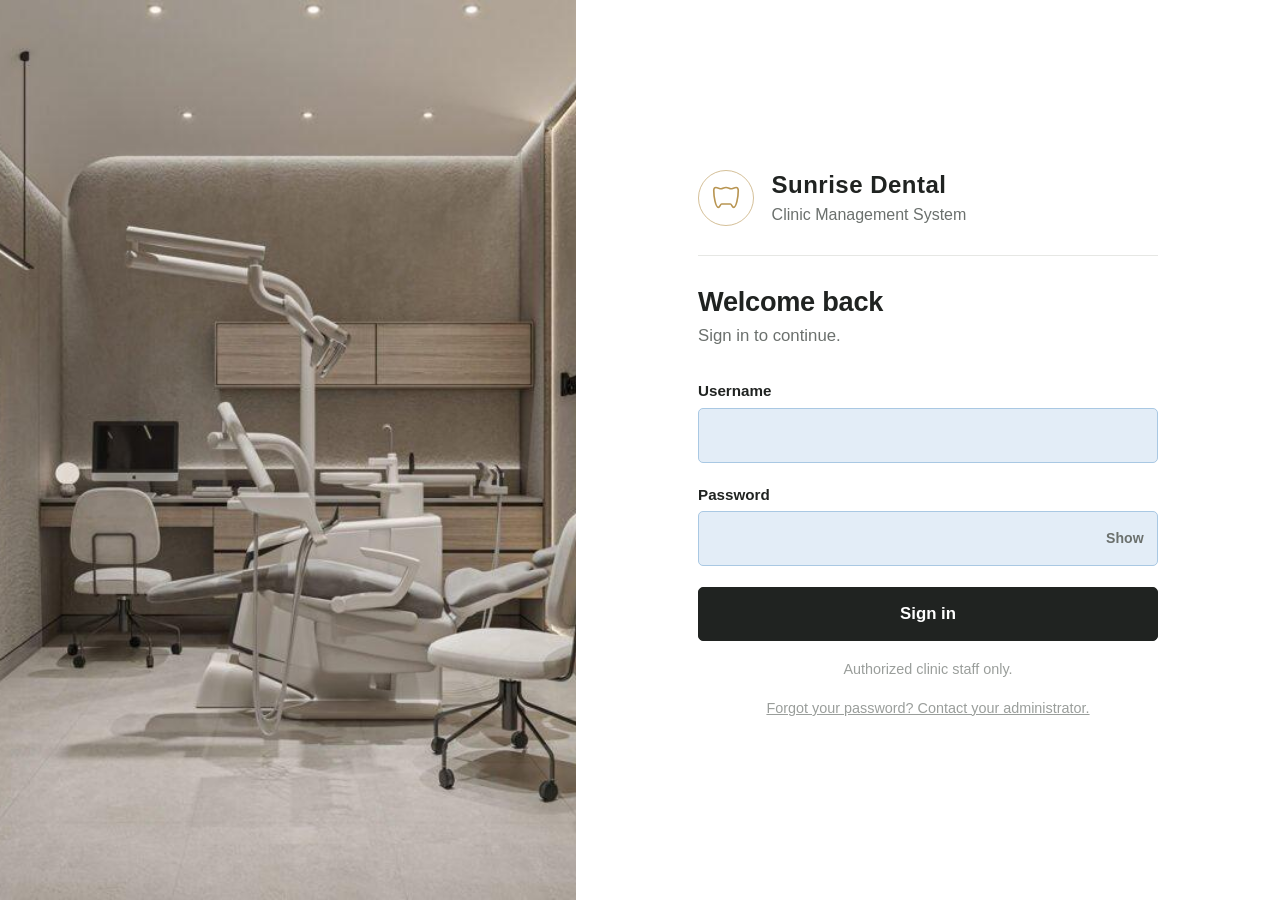
<file: src/main/webapp/index.html>
<!DOCTYPE html>
<html lang="en">
<head>
    <meta charset="UTF-8">
    <meta name="viewport" content="width=device-width, initial-scale=1.0">
    <title>Sunrise Dental - Sign In</title>
    <link rel="stylesheet" href="css/style.css">
    <link rel="stylesheet" href="css/login.css">
</head>
<body>

<div class="login-shell">
    <div class="login-visual" aria-hidden="true"></div>

    <div class="login-form-side">
        <div class="login-card">
            <div class="login-brand">
                <div class="visual-mark">
                    <svg viewBox="0 0 24 24" fill="none" aria-hidden="true">
                        <path d="M12 3c-2 0-3 1.1-4.1 1.1-1.6 0-2.9-1.1-4.6-1.1C2.2 3 1.5 4 1.5 5.6c0 5.6 1.7 14.4 3.9 14.4 1.4 0 1.7-2.9 2.9-2.9h7.4c1.2 0 1.5 2.9 2.9 2.9 2.2 0 3.9-8.8 3.9-14.4 0-1.6-.7-2.6-1.8-2.6-1.7 0-3 1.1-4.6 1.1C15 4.1 14 3 12 3z"
                            stroke="currentColor" stroke-width="1.4" stroke-linejoin="round"/>
                    </svg>
                </div>
                <div>
                    <h1>Sunrise Dental</h1>
                    <div class="login-tagline">Clinic Management System</div>
                </div>
            </div>

            <h2>Welcome back</h2>
            <p class="login-subtitle">Sign in to continue.</p>

            <div id="loginAlert" class="alert alert-error" role="alert"></div>

            <form id="loginForm" novalidate>
                <div class="form-group">
                    <label for="username">Username</label>
                    <input type="text" id="username" name="username" autocomplete="username" required>
                    <p class="field-error" id="usernameError">Username is required.</p>
                </div>

                <div class="form-group">
                    <label for="password">Password</label>
                    <div class="password-field">
                        <input type="password" id="password" name="password" autocomplete="current-password" required>
                        <button type="button" class="password-toggle" id="togglePassword" aria-label="Show password">Show</button>
                    </div>
                    <p class="field-error" id="passwordError">Password is required.</p>
                </div>

                <button type="submit" class="btn btn-primary btn-block" id="loginButton">Sign in</button>
            </form>

            <p class="login-footer-note">Authorized clinic staff only.</p>
            <p class="login-footer-note">
                <button type="button" class="login-footer-link" id="forgotPasswordLink">Forgot your password? Contact your administrator.</button>
            </p>
        </div>
    </div>
</div>

<script src="js/api.js"></script>
<script src="js/login.js"></script>
</body>
</html>
</file>
<file: src/main/webapp/css/style.css>
/* Sunrise Dental - premium clinic design system */

:root {
    --color-bg: #FFFFFF;
    --color-surface: #FFFFFF;
    --color-sidebar-bg: #F7F7F5;
    --color-surface-sunken: #F1F1EE;
    --color-border: #E6E7E4;
    --color-text: #202321;
    --color-text-muted: #6B706D;
    --color-text-faint: #9A9E9B;
    --color-accent: #B89552;
    --color-accent-dark: #8F7440;
    --color-accent-tint: #F5EFE2;
    --color-danger: #A6403A;
    --color-danger-bg: #FBEEED;
    --color-danger-border: #E9CBC8;
    --color-success: #1E7A4B;
    --color-success-bg: #E3F3E9;
    --color-success-border: #A9DABE;
    --color-info: #1D5D95;
    --color-info-bg: #E3EDF7;
    --color-info-border: #A9C8E3;

    /* Centralized palette for Chart.js series, status pills, the sidebar's
       active nav item, and stat-card dots - the single source every chart
       and indicator in the app must reference instead of one-off hex. */
    --sd-chart-1: #2A78D6;
    --sd-chart-2: #1BAF7A;
    --sd-chart-3: #EB6834;
    --sd-chart-4: var(--color-accent);
    --sd-chart-5: var(--color-info);
    --sd-chart-6: var(--color-accent-dark);

    --sd-status-active-bg: var(--color-success-bg);
    --sd-status-active-text: var(--color-success);
    --sd-status-scheduled-bg: var(--color-info-bg);
    --sd-status-scheduled-text: var(--color-info);
    --sd-status-cancelled-bg: var(--color-danger-bg);
    --sd-status-cancelled-text: var(--color-danger);
    --sd-status-onleave-bg: var(--color-surface-sunken);
    --sd-status-onleave-text: var(--color-text-muted);

    --sd-accent-tan-bg: var(--color-accent-tint);
    --sd-accent-tan-text: var(--color-accent-dark);

    --radius: 8px;
    --radius-sm: 5px;
    --shadow-sm: 0 1px 2px rgba(32, 35, 33, 0.06);
    --shadow-md: 0 2px 8px rgba(32, 35, 33, 0.08);

    --font: "Segoe UI", -apple-system, BlinkMacSystemFont, Roboto, Helvetica, Arial, sans-serif;

    --sidebar-width: 232px;
    --topbar-height: 60px;

    /*
     * z-index scale (lowest to highest) - do not introduce ad-hoc values:
     *   base page content        auto (0)
     *   sidebar / topbar chrome  10
     *   dropdowns (profile menu) 20
     *   modal overlay + modal    100
     *   toast notifications      1000
     */
}

* {
    box-sizing: border-box;
}

html, body {
    height: 100%;
}

body {
    margin: 0;
    font-family: var(--font);
    background: var(--color-bg);
    color: var(--color-text);
    line-height: 1.5;
    font-size: 14px;
    -webkit-font-smoothing: antialiased;
}

a {
    color: var(--color-accent-dark);
}

h1, h2, h3, h4 {
    margin: 0 0 0.25rem 0;
    font-weight: 600;
    color: var(--color-text);
    letter-spacing: -0.01em;
    line-height: 1.3;
}

/* Explicit hierarchy - never rely on the browser's default heading sizes. */
h1 { font-size: 1.5rem; }   /* ~24px: page title */
h2 { font-size: 1.15rem; }  /* ~18px: section/modal title */
h3 { font-size: 1rem; }     /* ~16px: sub-heading */
h4 { font-size: 0.9rem; }   /* ~14px: minor heading */

p {
    margin: 0 0 0.75rem 0;
}

button {
    font-family: inherit;
}

::selection {
    background: var(--color-accent-tint);
}

/* ===================== Application shell ===================== */

.app-shell {
    display: flex;
    min-height: 100vh;
}

.sidebar {
    width: var(--sidebar-width);
    flex-shrink: 0;
    background: var(--color-sidebar-bg);
    border-right: 1px solid var(--color-border);
    display: flex;
    flex-direction: column;
    position: sticky;
    top: 0;
    height: 100vh;
    z-index: 10;
}

.sidebar-brand {
    padding: 1.25rem 1.25rem 1rem;
    border-bottom: 1px solid var(--color-border);
}

.sidebar-brand .brand-name {
    font-size: 1rem;
    font-weight: 700;
    letter-spacing: 0.06em;
    color: var(--color-text);
}

.sidebar-brand .brand-tagline {
    font-size: 0.74rem;
    color: var(--color-text-muted);
    margin-top: 0.15rem;
    letter-spacing: 0.02em;
}

.sidebar-nav {
    flex: 1;
    padding: 0.75rem 0.6rem;
    overflow-y: auto;
}

.sidebar-nav a {
    display: flex;
    align-items: center;
    gap: 0.6rem;
    padding: 0.55rem 0.75rem;
    margin-bottom: 0.1rem;
    border-radius: var(--radius-sm);
    color: var(--color-text-muted);
    text-decoration: none;
    font-size: 0.88rem;
    font-weight: 500;
    border-left: 2px solid transparent;
}

.sidebar-nav a:hover {
    background: var(--color-surface-sunken);
    color: var(--color-text);
}

.sidebar-nav a.active {
    background: var(--sd-accent-tan-bg);
    color: var(--sd-accent-tan-text);
    border-left-color: var(--color-accent);
    font-weight: 600;
}

.sidebar-nav .nav-icon {
    width: 1.1rem;
    text-align: center;
    font-size: 0.95rem;
    flex-shrink: 0;
}

.sidebar-footer {
    padding: 0.75rem;
    border-top: 1px solid var(--color-border);
}

.sidebar-footer button {
    width: 100%;
}

.topbar {
    height: var(--topbar-height);
    background: var(--color-surface);
    border-bottom: 1px solid var(--color-border);
    display: flex;
    align-items: center;
    justify-content: space-between;
    padding: 0 1.5rem;
    position: sticky;
    top: 0;
    z-index: 10;
}

.topbar-search {
    position: relative;
    flex: 1;
    max-width: 380px;
}

.topbar-search-icon {
    position: absolute;
    left: 0.85rem;
    top: 50%;
    transform: translateY(-50%);
    width: 15px;
    height: 15px;
    color: var(--color-text-faint);
    pointer-events: none;
    transition: color 0.15s ease;
}

.topbar-search input[type="search"] {
    width: 100%;
    border: 1px solid var(--color-border);
    background: var(--color-surface-sunken);
    border-radius: 999px;
    padding: 0.5rem 0.9rem 0.5rem 2.4rem;
    font-size: 0.85rem;
    color: var(--color-text);
    transition: border-color 0.15s ease, box-shadow 0.15s ease, background-color 0.15s ease;
}

.topbar-search input::placeholder {
    color: var(--color-text-faint);
}

.topbar-search input:hover {
    border-color: var(--color-text-faint);
}

.topbar-search input:focus {
    outline: none;
    background: var(--color-surface);
    border-color: var(--color-accent);
    box-shadow: 0 0 0 3px var(--color-accent-tint);
}

.topbar-search:focus-within .topbar-search-icon {
    color: var(--color-accent-dark);
}

.topbar-search input::-webkit-search-cancel-button {
    -webkit-appearance: none;
    appearance: none;
    height: 14px;
    width: 14px;
    margin-left: 0.4rem;
    cursor: pointer;
    background: currentColor;
    color: var(--color-text-faint);
    -webkit-mask-image: url("data:image/svg+xml;utf8,<svg xmlns='http://www.w3.org/2000/svg' viewBox='0 0 20 20'><path d='M5 5L15 15M15 5L5 15' stroke='black' stroke-width='2' stroke-linecap='round' fill='none'/></svg>");
    mask-image: url("data:image/svg+xml;utf8,<svg xmlns='http://www.w3.org/2000/svg' viewBox='0 0 20 20'><path d='M5 5L15 15M15 5L5 15' stroke='black' stroke-width='2' stroke-linecap='round' fill='none'/></svg>");
    -webkit-mask-size: contain;
    mask-size: contain;
}

.topbar-user {
    display: flex;
    align-items: center;
    gap: 0.75rem;
    position: relative;
}

.topbar-user-info {
    text-align: right;
    line-height: 1.25;
}

.topbar-user-info .user-name {
    font-size: 0.85rem;
    font-weight: 600;
    color: var(--color-text);
}

.topbar-user-info .user-role {
    font-size: 0.74rem;
    color: var(--color-text-muted);
}

.topbar-avatar {
    width: 34px;
    height: 34px;
    border-radius: 50%;
    background: var(--color-accent-tint);
    color: var(--color-accent-dark);
    display: flex;
    align-items: center;
    justify-content: center;
    font-weight: 700;
    font-size: 0.85rem;
    cursor: pointer;
    border: 1px solid var(--color-border);
}

.profile-menu {
    position: absolute;
    top: calc(100% + 8px);
    right: 0;
    background: var(--color-surface);
    border: 1px solid var(--color-border);
    border-radius: var(--radius);
    box-shadow: var(--shadow-md);
    min-width: 170px;
    padding: 0.4rem;
    display: none;
    z-index: 20;
}

.profile-menu.open {
    display: block;
}

.profile-menu-identity {
    padding: 0.5rem 0.6rem 0.6rem;
}

.profile-menu-identity .user-name {
    font-size: 0.88rem;
}

.profile-menu-divider {
    height: 1px;
    background: var(--color-border);
    margin: 0.3rem 0;
}

.profile-menu a,
.profile-menu button {
    display: block;
    width: 100%;
    text-align: left;
    padding: 0.5rem 0.6rem;
    border-radius: var(--radius-sm);
    border: none;
    background: none;
    font-size: 0.85rem;
    color: var(--color-text);
    text-decoration: none;
    cursor: pointer;
}

.profile-menu a:hover,
.profile-menu button:hover {
    background: var(--color-surface-sunken);
}

.app-main {
    flex: 1;
    min-width: 0;
}

.page-content {
    padding: 1.75rem 2rem 3rem;
    max-width: 1600px;
}

.page-content.narrow {
    max-width: 620px;
}

/* ===================== Page header ===================== */

.page-header {
    display: flex;
    align-items: flex-start;
    justify-content: space-between;
    margin-bottom: 1.5rem;
    gap: 1rem;
}

.page-header .back-link {
    display: inline-block;
    margin-bottom: 0.6rem;
    font-size: 0.85rem;
    text-decoration: none;
    color: var(--color-text-muted);
}

.page-header .back-link:hover {
    color: var(--color-accent-dark);
}

.page-header .page-subtitle {
    color: var(--color-text-muted);
    font-size: 0.9rem;
    margin: 0;
}

.page-header-actions {
    display: flex;
    gap: 0.6rem;
    flex-shrink: 0;
}

.tab-bar {
    display: flex;
    gap: 24px;
    border-bottom: 1px solid var(--color-border);
    margin-bottom: 1.5rem;
}

.tab-link {
    background: none;
    border: none;
    border-bottom: 2px solid transparent;
    margin-bottom: -1px;
    padding: 0 0 0.6rem;
    font: inherit;
    font-size: 0.92rem;
    font-weight: 600;
    color: var(--color-text-muted);
    cursor: pointer;
}

.tab-link:hover {
    color: var(--color-text);
}

.tab-link.active {
    color: var(--color-info);
    border-bottom-color: var(--color-info);
}

.section-title {
    font-size: 0.82rem;
    font-weight: 700;
    text-transform: uppercase;
    letter-spacing: 0.05em;
    color: var(--color-text-muted);
    margin: 0 0 1rem 0;
    padding-bottom: 0.6rem;
    border-bottom: 1px solid var(--color-border);
}

/* A section title with a control (e.g. a search box) on the same line -
   the row itself carries the divider so the title no longer needs its own. */
.section-title-row {
    display: flex;
    align-items: center;
    justify-content: space-between;
    flex-wrap: wrap;
    gap: 0.75rem;
    margin-bottom: 1rem;
    padding-bottom: 0.6rem;
    border-bottom: 1px solid var(--color-border);
}

.section-title-row .section-title {
    margin: 0;
    padding: 0;
    border-bottom: none;
}

.section-title-search {
    position: relative;
    width: 280px;
    max-width: 100%;
}

.section-title-search input[type="search"] {
    margin: 0;
    padding-left: 2.3rem;
}

.section-title-search .toolbar-search-icon {
    left: 0.75rem;
}

.section-title-search:focus-within .toolbar-search-icon {
    color: var(--color-accent-dark);
}

/* ===================== Cards ===================== */

.card {
    background: var(--color-surface);
    border: 1px solid var(--color-border);
    border-radius: var(--radius);
    box-shadow: var(--shadow-sm);
    padding: 1.4rem;
}

.card + .card {
    margin-top: 1rem;
}

.card-row {
    display: grid;
    grid-template-columns: repeat(auto-fit, minmax(180px, 1fr));
    gap: 1rem;
}

/* Stat / KPI cards */

.stat-card {
    background: var(--color-surface);
    border: 1px solid var(--color-border);
    border-radius: var(--radius);
    padding: 1.1rem 1.25rem;
}

.stat-card .stat-label {
    font-size: 0.76rem;
    text-transform: uppercase;
    letter-spacing: 0.04em;
    color: var(--color-text-muted);
    margin-bottom: 0.4rem;
}

.stat-card .stat-value {
    font-size: 1.7rem;
    font-weight: 700;
    color: var(--color-text);
    letter-spacing: -0.01em;
}

.stat-card .stat-value.accent {
    color: var(--color-accent-dark);
}

.stat-card .stat-meta {
    font-size: 0.78rem;
    color: var(--color-text-faint);
    margin-top: 0.25rem;
}

/* ===================== Buttons ===================== */

.btn {
    display: inline-flex;
    align-items: center;
    justify-content: center;
    gap: 0.4rem;
    font: inherit;
    font-weight: 600;
    font-size: 0.87rem;
    padding: 0.55rem 1.1rem;
    border-radius: var(--radius-sm);
    border: 1px solid transparent;
    cursor: pointer;
    transition: background-color 0.12s ease, border-color 0.12s ease, color 0.12s ease;
    white-space: nowrap;
    text-decoration: none;
}

.btn:focus-visible {
    outline: 2px solid var(--color-accent);
    outline-offset: 2px;
}

.btn:disabled {
    cursor: not-allowed;
    opacity: 0.55;
}

.btn-primary {
    background: var(--color-text);
    border-color: var(--color-text);
    color: #fff;
}

.btn-primary:hover:not(:disabled) {
    background: #34372F;
    border-color: #34372F;
}

.btn-accent {
    background: var(--color-accent);
    border-color: var(--color-accent);
    color: #fff;
}

.btn-accent:hover:not(:disabled) {
    background: var(--color-accent-dark);
    border-color: var(--color-accent-dark);
}

.btn-secondary {
    background: var(--color-surface);
    border-color: var(--color-border);
    color: var(--color-text);
}

.btn-secondary:hover:not(:disabled) {
    background: var(--color-surface-sunken);
}

.btn-danger {
    background: var(--color-surface);
    border-color: var(--color-danger-border);
    color: var(--color-danger);
}

.btn-danger:hover:not(:disabled) {
    background: var(--color-danger-bg);
}

.btn-sm {
    padding: 0.35rem 0.7rem;
    font-size: 0.8rem;
}

/* Compact inline action links used in appointment tables/detail pages */

.action-links {
    display: flex;
    flex-wrap: wrap;
    align-items: center;
    gap: 0.5rem;
    font-size: 0.83rem;
    white-space: nowrap;
}

.action-links a,
.action-links .link-btn {
    background: none;
    border: none;
    padding: 0;
    font: inherit;
    font-weight: 600;
    color: var(--color-accent-dark);
    cursor: pointer;
    text-decoration: none;
}

.action-links a:hover,
.action-links .link-btn:hover {
    text-decoration: underline;
}

.action-links .link-btn-danger {
    color: var(--color-danger);
}

.action-links .action-sep {
    color: var(--color-text-faint);
}

.btn-block {
    width: 100%;
}

.btn-row {
    display: flex;
    gap: 0.6rem;
    justify-content: flex-end;
    margin-top: 1.4rem;
}

.btn-link {
    background: none;
    border: none;
    color: var(--color-accent-dark);
    font-weight: 600;
    font-size: 0.85rem;
    cursor: pointer;
    padding: 0;
}

.btn-link:hover {
    text-decoration: underline;
}

/* ===================== Forms ===================== */

.form-group {
    margin-bottom: 1.05rem;
}

.form-row {
    display: grid;
    grid-template-columns: 1fr 1fr;
    gap: 1rem;
}

.inline-search-row {
    display: flex;
    align-items: stretch;
    gap: 0.75rem;
}

.inline-search-row input {
    flex: 1;
    min-width: 0;
}

.inline-search-row .btn {
    flex-shrink: 0;
}

label {
    display: block;
    font-size: 0.83rem;
    font-weight: 600;
    margin-bottom: 0.32rem;
    color: var(--color-text);
}

label .optional {
    font-weight: 400;
    color: var(--color-text-faint);
}

input[type="text"],
input[type="tel"],
input[type="password"],
input[type="date"],
input[type="time"],
input[type="search"],
select,
textarea {
    width: 100%;
    font: inherit;
    font-size: 0.88rem;
    padding: 0.55rem 0.7rem;
    border: 1px solid var(--color-border);
    border-radius: var(--radius-sm);
    background: var(--color-surface);
    color: var(--color-text);
}

input:focus-visible,
select:focus-visible,
textarea:focus-visible {
    outline: none;
    border-color: var(--color-accent);
    box-shadow: 0 0 0 3px var(--color-accent-tint);
}

input[aria-invalid="true"],
select[aria-invalid="true"] {
    border-color: var(--color-danger);
}

.field-error {
    display: none;
    margin-top: 0.32rem;
    font-size: 0.8rem;
    color: var(--color-danger);
}

.field-error.visible {
    display: block;
}

.password-input-row {
    display: flex;
    align-items: center;
    gap: 0.65rem;
}

.password-input-row input {
    flex: 1;
    min-width: 0;
}

.password-input-row .link-btn {
    flex-shrink: 0;
    font-size: 0.82rem;
}

.working-days-checkboxes {
    display: flex;
    flex-wrap: wrap;
    gap: 0.5rem 1rem;
}

.working-days-checkboxes label {
    display: inline-flex;
    align-items: center;
    gap: 0.4rem;
    font-size: 0.85rem;
    font-weight: 400;
    color: var(--color-text);
    cursor: pointer;
}

.working-days-checkboxes input[type="checkbox"] {
    width: auto;
    margin: 0;
    cursor: pointer;
}

.field-hint {
    font-size: 0.78rem;
    color: var(--color-text-faint);
    margin-top: 0.3rem;
}

.password-field {
    position: relative;
}

.password-field input {
    padding-right: 2.7rem;
}

.password-toggle {
    position: absolute;
    right: 0.5rem;
    top: 50%;
    transform: translateY(-50%);
    background: none;
    border: none;
    cursor: pointer;
    font-size: 0.78rem;
    font-weight: 600;
    color: var(--color-text-muted);
    padding: 0.3rem 0.4rem;
}

.password-toggle:hover {
    color: var(--color-accent-dark);
}

/* ===================== Alerts / notifications ===================== */

.alert {
    display: none;
    align-items: flex-start;
    gap: 0.5rem;
    border-radius: var(--radius-sm);
    padding: 0.7rem 0.9rem;
    font-size: 0.87rem;
    margin-bottom: 1rem;
    border: 1px solid transparent;
}

.alert.visible {
    display: flex;
}

.alert-error {
    background: var(--color-danger-bg);
    border-color: var(--color-danger-border);
    color: var(--color-danger);
}

.alert-success {
    background: var(--color-success-bg);
    border-color: var(--color-success-border);
    color: var(--color-success);
}

.alert-info {
    background: var(--color-info-bg);
    border-color: var(--color-info-border);
    color: var(--color-info);
}

.toast-stack {
    position: fixed;
    top: 1.25rem;
    right: 1.25rem;
    z-index: 1000;
    display: flex;
    flex-direction: column;
    gap: 0.5rem;
}

.toast {
    background: var(--color-text);
    color: #fff;
    padding: 0.7rem 1rem;
    border-radius: var(--radius-sm);
    font-size: 0.85rem;
    box-shadow: var(--shadow-md);
    max-width: 320px;
    opacity: 0;
    transform: translateY(-6px);
    transition: opacity 0.15s ease, transform 0.15s ease;
}

.toast.visible {
    opacity: 1;
    transform: translateY(0);
}

.toast.toast-error {
    background: var(--color-danger);
}

.toast.toast-success {
    background: var(--color-success);
}

/* ===================== Badges ===================== */

.badge {
    display: inline-flex;
    align-items: center;
    gap: 0.35rem;
    padding: 0.2rem 0.6rem 0.2rem 0.5rem;
    border-radius: 999px;
    font-size: 0.72rem;
    font-weight: 700;
    text-transform: uppercase;
    letter-spacing: 0.03em;
    white-space: nowrap;
    border: 1px solid transparent;
}

/* A colored dot (matches the badge's own text color) plus a matching border
   give each status three simultaneous, non-color-only signals - the dot,
   the border, and the word itself - not just a subtle background tint. */
.badge::before {
    content: "";
    width: 6px;
    height: 6px;
    border-radius: 50%;
    background: currentColor;
    flex-shrink: 0;
}

.badge-scheduled, .badge-confirmed {
    background: var(--sd-status-scheduled-bg);
    color: var(--sd-status-scheduled-text);
    border-color: var(--color-info-border);
}
.badge-checked_in, .badge-in_treatment {
    background: var(--color-accent-tint);
    color: var(--color-accent-dark);
    border-color: var(--color-accent);
}
.badge-completed, .badge-active {
    background: var(--sd-status-active-bg);
    color: var(--sd-status-active-text);
    border-color: var(--color-success-border);
}
.badge-cancelled, .badge-no_show {
    background: var(--sd-status-cancelled-bg);
    color: var(--sd-status-cancelled-text);
    border-color: var(--color-danger-border);
}
.badge-inactive, .badge-onleave, .badge-on_leave {
    background: var(--sd-status-onleave-bg);
    color: var(--sd-status-onleave-text);
    border-color: var(--color-border);
}
.badge-upcoming {
    background: var(--sd-status-scheduled-bg);
    color: var(--sd-status-scheduled-text);
    border-color: var(--color-info-border);
}
.badge-new {
    background: var(--color-accent-tint);
    color: var(--color-accent-dark);
    border-color: var(--color-accent);
}

/* ===================== Tables ===================== */

.table-wrap {
    overflow-x: auto;
    border: 1px solid var(--color-border);
    border-radius: var(--radius);
    background: var(--color-surface);
}

table.data-table {
    width: 100%;
    border-collapse: collapse;
    font-size: 0.87rem;
}

table.data-table thead th {
    text-align: left;
    font-size: 0.74rem;
    text-transform: uppercase;
    letter-spacing: 0.04em;
    color: var(--color-text-muted);
    font-weight: 700;
    padding: 0.7rem 1rem;
    border-bottom: 1px solid var(--color-border);
    background: var(--color-surface-sunken);
    white-space: nowrap;
}

table.data-table tbody td {
    padding: 0.75rem 1rem;
    border-bottom: 1px solid var(--color-border);
    color: var(--color-text);
    vertical-align: middle;
}

.working-days-row {
    display: flex;
    flex-wrap: nowrap;
    align-items: center;
    gap: 5px;
}

.working-day-circle {
    width: 22px;
    height: 22px;
    min-width: 22px;
    border-radius: 50%;
    display: flex;
    align-items: center;
    justify-content: center;
    font-size: 11px;
    font-weight: 700;
    line-height: 1;
}

.working-day-circle.working {
    background: #3B82F6;
    color: #FFFFFF;
}

.working-day-circle.off {
    background: #E5E7EB;
    color: #9CA3AF;
}

table.data-table tbody tr:last-child td {
    border-bottom: none;
}

table.data-table tbody tr.clickable {
    cursor: pointer;
}

table.data-table tbody tr.clickable:hover {
    background: var(--color-surface-sunken);
}

.table-primary-text {
    font-weight: 600;
    color: var(--color-text);
}

.table-muted-text {
    color: var(--color-text-muted);
    font-size: 0.85rem;
}

/* ===================== Filters / toolbar ===================== */

.toolbar {
    display: flex;
    align-items: center;
    gap: 0.75rem;
    margin-bottom: 1.1rem;
    flex-wrap: wrap;
}

.toolbar .toolbar-search {
    position: relative;
    flex: 1;
    min-width: 200px;
}

.toolbar-search-icon {
    position: absolute;
    left: 0.75rem;
    top: 50%;
    transform: translateY(-50%);
    width: 15px;
    height: 15px;
    color: var(--color-text-faint);
    pointer-events: none;
    transition: color 0.15s ease;
}

.toolbar-search input[type="search"] {
    padding-left: 2.3rem;
}

.toolbar-search:focus-within .toolbar-search-icon {
    color: var(--color-accent-dark);
}

.toolbar select,
.toolbar input[type="date"] {
    width: auto;
    min-width: 140px;
}

.segmented {
    display: inline-flex;
    border: 1px solid var(--color-border);
    border-radius: var(--radius-sm);
    overflow: hidden;
}

.segmented button {
    border: none;
    background: var(--color-surface);
    color: var(--color-text-muted);
    padding: 0.45rem 0.9rem;
    font-size: 0.83rem;
    font-weight: 600;
    cursor: pointer;
}

.segmented button + button {
    border-left: 1px solid var(--color-border);
}

.segmented button.active {
    background: var(--color-accent-tint);
    color: var(--color-accent-dark);
}

/* ===================== Tabs ===================== */

.tabs {
    display: flex;
    gap: 1.5rem;
    border-bottom: 1px solid var(--color-border);
    margin-bottom: 1.25rem;
}

.tabs button {
    background: none;
    border: none;
    padding: 0.6rem 0;
    font-size: 0.87rem;
    font-weight: 600;
    color: var(--color-text-muted);
    cursor: pointer;
    border-bottom: 2px solid transparent;
    margin-bottom: -1px;
}

.tabs button.active {
    color: var(--color-text);
    border-bottom-color: var(--color-accent);
}

/* ===================== Key/value detail blocks ===================== */

.detail-grid {
    display: grid;
    grid-template-columns: 1fr 1fr;
    gap: 1rem 2rem;
}

.detail-item .detail-label {
    font-size: 0.74rem;
    text-transform: uppercase;
    letter-spacing: 0.03em;
    color: var(--color-text-muted);
    margin-bottom: 0.2rem;
}

.detail-item .detail-value {
    font-size: 0.95rem;
    font-weight: 600;
    color: var(--color-text);
}

/* ===================== My Profile ===================== */

.btn-icon {
    width: 14px;
    height: 14px;
    flex-shrink: 0;
}

.detail-item .detail-label {
    display: flex;
    align-items: center;
    gap: 0.3rem;
}

.detail-label-icon {
    width: 12px;
    height: 12px;
    flex-shrink: 0;
    color: var(--color-text-faint);
}

.profile-identity {
    display: flex;
    align-items: center;
    gap: 0.9rem;
    padding-bottom: 1.1rem;
    margin-bottom: 1.1rem;
    border-bottom: 1px solid var(--color-border);
}

.profile-avatar {
    width: 52px;
    height: 52px;
    min-width: 52px;
    border-radius: 50%;
    background: var(--color-accent-tint);
    color: var(--color-accent-dark);
    display: flex;
    align-items: center;
    justify-content: center;
    font-weight: 700;
    font-size: 1.1rem;
    border: 1px solid var(--color-border);
}

.profile-name {
    font-size: 1.05rem;
    font-weight: 700;
    color: var(--color-text);
}

.profile-role {
    font-size: 0.82rem;
    color: var(--color-text-muted);
    margin-top: 0.1rem;
}

.profile-section {
    margin-top: 1.1rem;
    padding-top: 1.1rem;
    border-top: 1px solid var(--color-border);
}

.profile-working-days {
    display: flex;
    gap: 0.5rem;
    margin-top: 0.4rem;
    flex-wrap: wrap;
}

.profile-day {
    display: flex;
    flex-direction: column;
    align-items: center;
    gap: 0.3rem;
    font-size: 0.68rem;
    color: var(--color-text-faint);
}

.profile-day-circle {
    width: 26px;
    height: 26px;
    border-radius: 50%;
    display: flex;
    align-items: center;
    justify-content: center;
    font-size: 0.72rem;
    font-weight: 700;
}

.profile-day-circle.working {
    background: var(--color-accent-tint);
    color: var(--color-accent-dark);
}

.profile-day-circle.off {
    background: var(--color-surface-sunken);
    color: var(--color-text-faint);
}

.profile-assisting-row {
    display: flex;
    align-items: center;
    gap: 0.5rem;
    font-size: 0.95rem;
    font-weight: 600;
    color: var(--color-text);
    margin-top: 0.3rem;
}

.profile-assisting-row svg {
    width: 16px;
    height: 16px;
    color: var(--color-accent-dark);
    flex-shrink: 0;
}

/* ===================== Empty / loading / skeleton states ===================== */

.empty-state {
    text-align: center;
    padding: 3rem 1rem;
    color: var(--color-text-muted);
}

.empty-state .empty-title {
    font-weight: 600;
    color: var(--color-text);
    margin-bottom: 0.3rem;
}

.empty-state .empty-desc {
    font-size: 0.87rem;
}

.loading-inline {
    display: inline-flex;
    align-items: center;
    gap: 0.5rem;
    color: var(--color-text-muted);
    font-size: 0.87rem;
    padding: 1.5rem 0;
}

.loading-inline[hidden] {
    display: none;
}

.spinner {
    width: 1rem;
    height: 1rem;
    border: 2px solid var(--color-border);
    border-top-color: var(--color-accent);
    border-radius: 50%;
    animation: spin 0.7s linear infinite;
}

@keyframes spin {
    to { transform: rotate(360deg); }
}

.skeleton-row {
    height: 2.6rem;
    background: linear-gradient(90deg, var(--color-surface-sunken) 25%, #e9e9e6 37%, var(--color-surface-sunken) 63%);
    background-size: 400% 100%;
    animation: skeleton 1.4s ease infinite;
    border-radius: var(--radius-sm);
    margin-bottom: 0.5rem;
}

@keyframes skeleton {
    0% { background-position: 100% 50%; }
    100% { background-position: 0 50%; }
}

/* ===================== Charts ===================== */

.chart-grid {
    display: grid;
    grid-template-columns: 1.4fr 1fr;
    gap: 1rem;
    margin-top: 1rem;
}

.chart-grid.single {
    grid-template-columns: 1fr;
}

.summary-grid {
    display: grid;
    grid-template-columns: 1fr 1fr;
    align-items: stretch;
    gap: 1rem;
}

.summary-grid > .card {
    width: 100%;
    height: 100%;
}

/* Cards side by side in the grid are adjacent siblings too, so the general
   stacked-card spacing rule above would otherwise still push the second one
   down by margin-top - cancel it here since the grid's own gap already
   provides the spacing between them. */
.summary-grid > .card + .card {
    margin-top: 0;
}

.chart-card {
    background: var(--color-surface);
    border: 1px solid var(--color-border);
    border-radius: var(--radius);
    box-shadow: var(--shadow-sm);
    padding: 1.4rem;
    display: flex;
    flex-direction: column;
}

.chart-card-header {
    display: flex;
    align-items: baseline;
    justify-content: space-between;
    gap: 0.75rem;
    margin-bottom: 0.9rem;
}

.chart-card-caption {
    font-size: 0.78rem;
    color: var(--color-text-faint);
}

.chart-canvas-wrap {
    position: relative;
    height: 240px;
    width: 100%;
}

.chart-legend {
    display: flex;
    flex-wrap: wrap;
    gap: 0.6rem 1.1rem;
    margin-top: 1rem;
    justify-content: center;
}

.chart-legend-item {
    display: inline-flex;
    align-items: center;
    gap: 0.4rem;
    font-size: 0.8rem;
    color: var(--color-text-muted);
}

.chart-legend-dot {
    width: 0.6rem;
    height: 0.6rem;
    border-radius: 50%;
    flex-shrink: 0;
}

.chart-legend-value {
    font-weight: 700;
    color: var(--color-text);
}

.chart-skeleton {
    height: 240px;
    background: linear-gradient(90deg, var(--color-surface-sunken) 25%, #e9e9e6 37%, var(--color-surface-sunken) 63%);
    background-size: 400% 100%;
    animation: skeleton 1.4s ease infinite;
    border-radius: var(--radius-sm);
}

.chart-empty,
.chart-error {
    height: 240px;
    display: flex;
    flex-direction: column;
    align-items: center;
    justify-content: center;
    text-align: center;
    color: var(--color-text-muted);
    font-size: 0.87rem;
    gap: 0.6rem;
}

.chart-error .btn {
    margin-top: 0.2rem;
}

/* ===================== Activity feed / status summary ===================== */

.activity-feed {
    display: flex;
    flex-direction: column;
}

.activity-row {
    display: flex;
    align-items: flex-start;
    gap: 0.75rem;
    padding: 0.6rem 0;
    border-bottom: 1px solid var(--color-border);
}

.activity-row:last-child {
    border-bottom: none;
}

.activity-dot {
    width: 0.5rem;
    height: 0.5rem;
    border-radius: 50%;
    margin-top: 0.4rem;
    flex-shrink: 0;
}

.activity-text {
    font-size: 0.87rem;
    color: var(--color-text);
}

.activity-time {
    font-size: 0.78rem;
    color: var(--color-text-faint);
    white-space: nowrap;
}

.status-summary-row {
    display: grid;
    grid-template-columns: repeat(3, 1fr);
    gap: 0.75rem;
}

.status-summary-item {
    min-width: 0;
    border: 1px solid var(--color-border);
    border-radius: var(--radius-sm);
    padding: 0.8rem 1rem;
    display: flex;
    align-items: center;
    gap: 0.65rem;
}

/* A row with only one or two items looks sparse if each one stretches to
   fill the whole row - size those to their content instead of stretching. */
.status-summary-row.compact {
    display: flex;
    flex-wrap: nowrap;
}

.status-summary-row.compact .status-summary-item {
    flex: 0 1 200px;
}

.status-summary-dot {
    width: 0.7rem;
    height: 0.7rem;
    border-radius: 50%;
    flex-shrink: 0;
}

.status-summary-count {
    font-size: 1.5rem;
    font-weight: 600;
    line-height: 1.1;
    color: var(--color-text);
    letter-spacing: -0.01em;
    white-space: nowrap;
}

.status-summary-label {
    font-size: 0.7rem;
    font-weight: 600;
    text-transform: uppercase;
    letter-spacing: 0.03em;
    color: var(--color-text-muted);
    margin-top: 0.1rem;
    white-space: nowrap;
}

@media (max-width: 1024px) {
    .chart-grid,
    .summary-grid {
        grid-template-columns: 1fr;
    }
}

/* ===================== Modal ===================== */

.modal-overlay {
    position: fixed;
    inset: 0;
    background: rgba(32, 35, 33, 0.4);
    display: none;
    align-items: center;
    justify-content: center;
    z-index: 100;
    padding: 1rem;
}

.modal-overlay.open {
    display: flex;
}

.modal {
    background: var(--color-surface);
    border-radius: var(--radius);
    box-shadow: var(--shadow-md);
    width: 100%;
    max-width: 460px;
    padding: 1.5rem;
    max-height: calc(100vh - 3rem);
    overflow-y: auto;
}

.modal h2 {
    font-size: 1.05rem;
}

.modal-close {
    float: right;
    background: none;
    border: none;
    font-size: 1.1rem;
    color: var(--color-text-muted);
    cursor: pointer;
    line-height: 1;
}

/* ===================== Availability slot grid ===================== */

.availability-grid {
    display: grid;
    grid-template-columns: repeat(auto-fill, minmax(84px, 1fr));
    gap: 0.5rem;
    margin-top: 0.5rem;
}

.availability-slot {
    padding: 0.45rem 0.4rem;
    border-radius: var(--radius-sm);
    border: 1px solid var(--color-border);
    background: var(--color-surface);
    font-size: 0.82rem;
    font-weight: 600;
    text-align: center;
    cursor: pointer;
    color: var(--color-text);
}

.availability-slot:hover {
    border-color: var(--color-accent);
}

.availability-slot.selected {
    background: var(--color-text);
    border-color: var(--color-text);
    color: #fff;
}

.availability-slot.booked {
    background: var(--color-surface-sunken);
    border-color: var(--color-border);
    color: var(--color-text-faint);
    cursor: not-allowed;
    text-decoration: line-through;
}

/* ===================== Schedule (appointments day view) ===================== */

.schedule-list {
    border: 1px solid var(--color-border);
    border-radius: var(--radius);
    background: var(--color-surface);
    overflow: hidden;
}

.schedule-row {
    display: flex;
    align-items: center;
    gap: 1.25rem;
    padding: 0.85rem 1.1rem;
    border-bottom: 1px solid var(--color-border);
    cursor: pointer;
}

.schedule-row:last-child {
    border-bottom: none;
}

.schedule-row:hover {
    background: var(--color-surface-sunken);
}

.schedule-row.static {
    cursor: default;
    border-bottom: none;
}

.schedule-row.static:hover {
    background: none;
}

.schedule-time {
    width: 68px;
    flex-shrink: 0;
    font-weight: 700;
    font-size: 0.88rem;
    color: var(--color-text);
}

.schedule-main {
    flex: 1;
    min-width: 0;
}

.schedule-patient {
    font-weight: 600;
    font-size: 0.92rem;
}

.schedule-meta {
    font-size: 0.8rem;
    color: var(--color-text-muted);
    margin-top: 0.1rem;
}

/* ===================== Receipt ===================== */

.receipt {
    border: 1px dashed var(--color-border);
    border-radius: var(--radius);
    padding: 1.5rem;
    margin-top: 1.1rem;
}

.receipt-header {
    text-align: center;
    margin-bottom: 1.25rem;
}

.receipt-header .clinic-name {
    font-size: 1.1rem;
    font-weight: 700;
    letter-spacing: 0.03em;
    color: var(--color-text);
}

.receipt-header .clinic-location {
    font-size: 0.8rem;
    color: var(--color-text-muted);
}

.receipt-line {
    display: flex;
    justify-content: space-between;
    padding: 0.35rem 0;
    font-size: 0.9rem;
}

.receipt-divider {
    border: none;
    border-top: 1px solid var(--color-border);
    margin: 0.75rem 0;
}

.receipt-total {
    display: flex;
    justify-content: space-between;
    font-size: 1.1rem;
    font-weight: 700;
    color: var(--color-text);
    padding-top: 0.5rem;
}

.receipt-footer {
    text-align: center;
    margin-top: 1.25rem;
    font-size: 0.82rem;
    color: var(--color-text-muted);
}

/* ===================== Help page ===================== */

.help-section {
    margin-bottom: 1.75rem;
}

.help-section h3 {
    color: var(--color-text);
    font-size: 0.98rem;
}

.help-section ol {
    padding-left: 1.25rem;
}

.help-section li {
    margin-bottom: 0.3rem;
}

/* ===================== Access denied ===================== */

.access-denied {
    text-align: center;
    padding: 4rem 1rem;
}

.access-denied .ad-code {
    font-size: 0.78rem;
    letter-spacing: 0.08em;
    color: var(--color-text-faint);
    text-transform: uppercase;
    margin-bottom: 0.5rem;
}

.access-denied h1 {
    font-size: 1.3rem;
}

.access-denied p {
    color: var(--color-text-muted);
    max-width: 380px;
    margin: 0.5rem auto 1.5rem;
}

/* ===================== Responsive ===================== */

@media (max-width: 900px) {
    .sidebar {
        width: 72px;
    }

    .sidebar-brand .brand-tagline {
        display: none;
    }

    .sidebar-nav a span.nav-label {
        display: none;
    }

    .sidebar-brand .brand-name {
        font-size: 0.7rem;
    }
}

@media (max-width: 720px) {
    .form-row,
    .detail-grid,
    .card-row {
        grid-template-columns: 1fr;
    }

    .inline-search-row {
        flex-direction: column;
    }

    .status-summary-row:not(.compact) {
        grid-template-columns: repeat(2, 1fr) !important;
    }

    .status-summary-row.compact {
        flex-wrap: wrap;
    }

    .status-summary-count,
    .status-summary-label {
        white-space: normal;
    }

    .page-content {
        padding: 1.25rem 1rem 2.5rem;
    }

    .topbar-search {
        display: none;
    }
}

/* ===================== Reports ===================== */

.text-right {
    text-align: right;
}

/* table.data-table thead th sets text-align:left with higher specificity
   than the .text-right utility alone - this beats it back for numeric
   column headers so they actually line up with their right-aligned data. */
table.data-table thead th.text-right {
    text-align: right;
}

table.data-table tfoot td {
    padding: 0.75rem 1rem;
    border-top: 2px solid var(--color-border);
    background: var(--color-surface-sunken);
    color: var(--color-text);
    font-weight: 700;
}

.custom-range-fields {
    display: flex;
    align-items: center;
    gap: 0.5rem;
    flex-wrap: wrap;
}

.custom-range-fields label {
    font-size: 0.8rem;
    color: var(--color-text-muted);
}

.custom-range-fields input[type="date"] {
    width: auto;
}

@media (max-width: 720px) {
    .custom-range-fields {
        width: 100%;
    }
}

/* ===================== Print ===================== */

@media print {
    .sidebar,
    .topbar,
    .no-print {
        display: none !important;
    }

    .app-main {
        margin: 0 !important;
    }

    .page-content {
        /* A flush 0 here would let chart tick labels/last columns butt
           right up against the page edge and clip - keep a small margin. */
        padding: 0.3in 0.35in !important;
        max-width: none !important;
    }

    body {
        background: #fff !important;
    }

    .card,
    .chart-card {
        box-shadow: none !important;
        border-color: #ccc !important;
        break-inside: avoid;
    }

    .chart-canvas-wrap {
        height: 180px !important;
    }

    .chart-skeleton,
    .loading-inline {
        display: none !important;
    }
}

/* ===================== Dentist Dashboard (redesign) =====================
   Scoped entirely under .dentist-dashboard / dd- prefixed classes so this
   cannot affect the Admin/Receptionist/Billing/Clinical Assistant dashboard
   layouts, which keep using the generic .card/.status-summary-row/etc rules
   above. */

.dentist-dashboard {
    display: flex;
    flex-direction: column;
    gap: 1.25rem;
}

.dd-stats-row {
    display: grid;
    grid-template-columns: repeat(3, 1fr);
    gap: 12px;
}

.dd-stat-card {
    background: #FAF8F2;
    border-radius: 8px;
    padding: 0.9rem 1.1rem;
}

.dd-stat-value {
    font-size: 1.6rem;
    font-weight: 700;
    color: var(--color-text);
    line-height: 1.1;
}

.dd-stat-label {
    font-size: 0.78rem;
    color: var(--color-text-muted);
    margin-top: 0.3rem;
}

.dd-card {
    background: var(--color-surface);
    border: 1px solid var(--color-border);
    border-radius: 12px;
    padding: 1.25rem;
}

.dd-next-patient {
    display: flex;
    justify-content: space-between;
    align-items: center;
    gap: 1rem;
    flex-wrap: wrap;
}

.dd-next-patient-left {
    display: flex;
    align-items: center;
    gap: 0.85rem;
    min-width: 0;
}

.dd-avatar {
    width: 44px;
    height: 44px;
    min-width: 44px;
    border-radius: 50%;
    background: #E3EDF7;
    color: #1D5D95;
    display: flex;
    align-items: center;
    justify-content: center;
    font-weight: 700;
    font-size: 0.92rem;
}

.dd-next-patient-label {
    font-size: 0.72rem;
    font-weight: 700;
    text-transform: uppercase;
    letter-spacing: 0.04em;
    color: var(--color-text-muted);
    margin-bottom: 0.2rem;
}

.dd-next-patient-name {
    font-size: 1rem;
    font-weight: 700;
    color: var(--color-text);
    overflow-wrap: break-word;
}

.dd-next-patient-treatment {
    font-size: 0.85rem;
    color: var(--color-text-muted);
    margin-top: 0.1rem;
    overflow-wrap: break-word;
}

.dd-next-patient-right {
    text-align: right;
    flex-shrink: 0;
}

.dd-next-patient-time {
    font-size: 1.1rem;
    font-weight: 700;
    color: var(--color-text);
}

.dd-next-patient-date {
    font-size: 0.8rem;
    color: var(--color-text-muted);
    margin-top: 0.15rem;
}

.dd-analytics-row {
    display: grid;
    grid-template-columns: 1fr 1fr;
    gap: 12px;
}

.dd-card-header {
    display: flex;
    align-items: baseline;
    justify-content: space-between;
    margin-bottom: 0.9rem;
    gap: 0.75rem;
}

.dd-card-title {
    font-size: 0.95rem;
    font-weight: 700;
    color: var(--color-text);
    margin: 0;
}

.dd-card-caption {
    font-size: 0.78rem;
    color: var(--color-text-faint);
    white-space: nowrap;
}

.dd-donut-wrap {
    position: relative;
    height: 190px;
    width: 100%;
    max-width: 220px;
    margin: 0 auto;
}

.dd-donut-center {
    position: absolute;
    top: 50%;
    left: 50%;
    transform: translate(-50%, -50%);
    text-align: center;
    pointer-events: none;
}

.dd-donut-center-value {
    font-size: 1.5rem;
    font-weight: 700;
    color: var(--color-text);
    line-height: 1.1;
}

.dd-donut-center-label {
    font-size: 0.68rem;
    color: var(--color-text-muted);
    text-transform: uppercase;
    letter-spacing: 0.03em;
    margin-top: 0.1rem;
}

.dd-legend {
    display: flex;
    flex-wrap: wrap;
    justify-content: center;
    gap: 0.5rem 1rem;
    margin-top: 1.1rem;
}

.dd-legend-item {
    display: inline-flex;
    align-items: center;
    gap: 0.4rem;
    font-size: 0.82rem;
    color: var(--color-text);
}

.dd-legend-swatch {
    width: 0.6rem;
    height: 0.6rem;
    border-radius: 2px;
    flex-shrink: 0;
}

.dd-line-wrap {
    position: relative;
    height: 190px;
    width: 100%;
}

.dd-summary {
    text-align: center;
    font-size: 0.87rem;
    color: var(--color-text-muted);
    margin: 1.1rem 0 0;
}

.dd-schedule-row {
    display: flex;
    align-items: center;
    gap: 1rem;
    padding: 0.7rem 0;
    border-bottom: 1px solid var(--color-border);
}

.dd-schedule-row:last-child {
    border-bottom: none;
}

.dd-schedule-time {
    width: 64px;
    flex-shrink: 0;
    font-size: 0.85rem;
    font-weight: 600;
    color: var(--color-text);
}

.dd-schedule-main {
    flex: 1;
    min-width: 0;
}

.dd-schedule-patient {
    font-size: 0.92rem;
    font-weight: 600;
    color: var(--color-text);
    overflow-wrap: break-word;
}

.dd-schedule-treatment {
    font-size: 0.8rem;
    color: var(--color-text-muted);
    margin-top: 0.1rem;
    overflow-wrap: break-word;
}

.dd-status-pill {
    display: inline-flex;
    align-items: center;
    gap: 0.4rem;
    padding: 0.3rem 0.7rem;
    border-radius: 999px;
    font-size: 0.76rem;
    font-weight: 700;
    text-transform: capitalize;
    flex-shrink: 0;
    white-space: nowrap;
}

.dd-status-dot {
    width: 0.4rem;
    height: 0.4rem;
    border-radius: 50%;
    flex-shrink: 0;
}

.dd-status-completed {
    background: var(--color-success-bg);
    color: var(--color-success);
}

.dd-status-completed .dd-status-dot {
    background: var(--color-success);
}

.dd-status-checked-in {
    background: var(--color-accent-tint);
    color: var(--color-accent-dark);
}

.dd-status-checked-in .dd-status-dot {
    background: var(--color-accent);
}

.dd-status-scheduled {
    background: var(--color-info-bg);
    color: var(--color-info);
}

.dd-status-scheduled .dd-status-dot {
    background: var(--color-info);
}

.dd-status-cancelled {
    background: var(--color-danger-bg);
    color: var(--color-danger);
}

.dd-status-cancelled .dd-status-dot {
    background: var(--color-danger);
}

.dd-empty {
    text-align: center;
    color: var(--color-text-muted);
    font-size: 0.87rem;
    padding: 1.5rem 0;
}

@media (max-width: 900px) {
    .dd-analytics-row {
        grid-template-columns: 1fr;
    }
}

@media (max-width: 720px) {
    .dd-stats-row {
        grid-template-columns: 1fr;
    }

    .dd-next-patient {
        flex-direction: column;
        align-items: flex-start;
    }

    .dd-next-patient-right {
        text-align: left;
    }
}

@media (max-width: 480px) {
    /* At phone width the 64px time column leaves too little room for a
       long patient name beside a status pill - wrap the row so time/pill
       share the top line and the name/treatment get the full row width
       underneath, indented to line up under where the name normally sits. */
    .dd-schedule-row {
        flex-wrap: wrap;
        row-gap: 0.3rem;
    }

    .dd-schedule-time {
        order: 1;
    }

    .dd-status-pill {
        order: 2;
        margin-left: auto;
    }

    .dd-schedule-main {
        order: 3;
        flex-basis: 100%;
        padding-left: calc(64px + 1rem);
    }
}

/* ============== Clinical Assistant Dashboard (redesign) ==============
   Scoped entirely under .clinical-assistant-dashboard / ca- prefixed
   classes so this cannot affect the Admin/Receptionist/Billing/Dentist
   dashboard layouts. */

.clinical-assistant-dashboard {
    display: flex;
    flex-direction: column;
    gap: 1.25rem;
}

.ca-context-bar {
    background: var(--color-surface);
    border: 1px solid var(--color-border);
    border-radius: 12px;
    padding: 0.85rem 1.1rem;
    display: flex;
    justify-content: space-between;
    align-items: center;
    gap: 1rem;
    flex-wrap: wrap;
}

.ca-context-left,
.ca-context-right {
    display: flex;
    align-items: center;
    gap: 0.5rem;
    min-width: 0;
    flex-wrap: wrap;
}

.ca-context-icon {
    font-size: 1.05rem;
    color: var(--color-info);
    flex-shrink: 0;
}

.ca-context-label {
    font-size: 0.85rem;
    color: var(--color-text-muted);
    flex-shrink: 0;
}

.ca-context-value {
    font-size: 0.92rem;
    font-weight: 700;
    color: var(--color-text);
    overflow-wrap: break-word;
}

.ca-context-time {
    font-size: 0.85rem;
    color: var(--color-text-muted);
    white-space: nowrap;
}

.ca-stats-row {
    display: grid;
    grid-template-columns: repeat(3, 1fr);
    gap: 12px;
}

.ca-stat-card {
    background: #FAF8F2;
    border-radius: 8px;
    padding: 0.9rem 1.1rem;
}

.ca-stat-value {
    font-size: 1.6rem;
    font-weight: 700;
    color: var(--color-text);
    line-height: 1.1;
}

.ca-stat-label {
    font-size: 0.78rem;
    color: var(--color-text-muted);
    margin-top: 0.3rem;
}

.ca-card {
    background: var(--color-surface);
    border: 1px solid var(--color-border);
    border-radius: 12px;
    padding: 1.25rem;
}

.ca-card-title {
    font-size: 0.95rem;
    font-weight: 700;
    color: var(--color-text);
    margin: 0 0 0.9rem;
}

.ca-schedule-row {
    display: flex;
    align-items: center;
    gap: 1rem;
    padding: 0.7rem 0;
    border-bottom: 1px solid var(--color-border);
}

.ca-schedule-row:last-child {
    border-bottom: none;
}

.ca-schedule-time {
    min-width: 70px;
    flex-shrink: 0;
    font-weight: 700;
    font-size: 0.85rem;
    color: var(--color-text);
}

.ca-schedule-main {
    flex: 1;
    min-width: 0;
}

.ca-schedule-patient {
    font-size: 0.875rem;
    color: var(--color-text);
    overflow-wrap: break-word;
}

.ca-schedule-meta {
    font-size: 0.8rem;
    color: var(--color-text-muted);
    margin-top: 0.15rem;
    overflow-wrap: break-word;
}

.ca-schedule-actions {
    display: flex;
    align-items: center;
    gap: 0.6rem;
    flex-shrink: 0;
}

.ca-status-pill {
    display: inline-flex;
    align-items: center;
    gap: 0.4rem;
    padding: 0.3rem 0.7rem;
    border-radius: 999px;
    font-size: 0.76rem;
    font-weight: 700;
    white-space: nowrap;
}

.ca-status-dot {
    width: 0.4rem;
    height: 0.4rem;
    border-radius: 50%;
    flex-shrink: 0;
}

.ca-status-completed {
    background: var(--color-success-bg);
    color: var(--color-success);
}

.ca-status-completed .ca-status-dot {
    background: var(--color-success);
}

.ca-status-checked-in {
    background: var(--color-accent-tint);
    color: var(--color-accent-dark);
}

.ca-status-checked-in .ca-status-dot {
    background: var(--color-accent);
}

.ca-status-scheduled {
    background: var(--color-info-bg);
    color: var(--color-info);
}

.ca-status-scheduled .ca-status-dot {
    background: var(--color-info);
}

.ca-status-cancelled {
    background: var(--color-danger-bg);
    color: var(--color-danger);
}

.ca-status-cancelled .ca-status-dot {
    background: var(--color-danger);
}

.ca-empty {
    text-align: center;
    color: var(--color-text-muted);
    font-size: 0.87rem;
    padding: 1.5rem 0;
}

@media (max-width: 720px) {
    .ca-stats-row {
        grid-template-columns: 1fr;
    }

    .ca-context-bar {
        flex-direction: column;
        align-items: flex-start;
    }

    .ca-context-right {
        justify-content: flex-start;
    }
}

@media (max-width: 480px) {
    /* Same reasoning as the Dentist dashboard's schedule rows: give the
       patient name/treatment the full row width instead of squeezing it
       beside a status pill + Check in button at phone width. */
    .ca-schedule-row {
        flex-wrap: wrap;
        row-gap: 0.4rem;
    }

    .ca-schedule-time {
        order: 1;
    }

    .ca-schedule-actions {
        order: 2;
        margin-left: auto;
    }

    .ca-schedule-main {
        order: 3;
        flex-basis: 100%;
        padding-left: calc(70px + 1rem);
    }
}

/* ===================== Notifications ===================== */

.notif-bell-wrap {
    position: relative;
}

.notif-bell {
    position: relative;
    display: inline-flex;
    align-items: center;
    justify-content: center;
    width: 34px;
    height: 34px;
    border-radius: 50%;
    border: 1px solid transparent;
    background: none;
    font-size: 1.1rem;
    cursor: pointer;
    color: var(--color-text-muted);
}

.notif-bell:hover,
.notif-bell:focus-visible {
    background: var(--color-surface-sunken);
    color: var(--color-text);
}

.notif-badge {
    position: absolute;
    top: 2px;
    right: 2px;
    min-width: 16px;
    height: 16px;
    padding: 0 4px;
    border-radius: 999px;
    background: var(--color-danger);
    color: #fff;
    font-size: 0.65rem;
    font-weight: 700;
    line-height: 16px;
    text-align: center;
}

.notif-panel {
    display: none;
    position: absolute;
    top: calc(100% + 0.6rem);
    right: 0;
    width: 380px;
    max-width: min(380px, calc(100vw - 2rem));
    max-height: 70vh;
    overflow-y: auto;
    background: var(--color-surface);
    border: 1px solid var(--color-border);
    border-radius: var(--radius);
    box-shadow: var(--shadow-md);
    z-index: 50;
}

.notif-panel.open {
    display: block;
}

.notif-panel-header {
    display: flex;
    align-items: center;
    justify-content: space-between;
    gap: 0.5rem;
    padding: 0.9rem 1.1rem;
    border-bottom: 1px solid var(--color-border);
    position: sticky;
    top: 0;
    background: var(--color-surface);
}

.notif-panel-title {
    font-size: 0.92rem;
    font-weight: 700;
    color: var(--color-text);
}

.notif-panel-actions {
    display: flex;
    align-items: center;
    gap: 0.75rem;
}

.notif-panel-link {
    background: none;
    border: none;
    padding: 0;
    font-size: 0.78rem;
    font-weight: 600;
    color: var(--color-info);
    cursor: pointer;
}

.notif-panel-footer {
    padding: 0.7rem 1.1rem;
    text-align: center;
    border-top: 1px solid var(--color-border);
}

.notif-item {
    display: flex;
    gap: 0.65rem;
    padding: 0.8rem 1.1rem;
    border-bottom: 1px solid var(--color-border);
    cursor: pointer;
    text-align: left;
    width: 100%;
    background: none;
    border-left: none;
    border-right: none;
    border-top: none;
}

.notif-item:last-child {
    border-bottom: none;
}

.notif-item:hover {
    background: var(--color-surface-sunken);
}

.notif-item.unread {
    background: var(--color-accent-tint);
}

.notif-item.unread:hover {
    background: #EFE6D2;
}

.notif-item-dot {
    width: 0.55rem;
    height: 0.55rem;
    border-radius: 50%;
    flex-shrink: 0;
    margin-top: 0.4rem;
}

.notif-item-body {
    flex: 1;
    min-width: 0;
}

.notif-item-title-row {
    display: flex;
    align-items: baseline;
    justify-content: space-between;
    gap: 0.5rem;
}

.notif-item-title {
    font-size: 0.87rem;
    color: var(--color-text);
    overflow-wrap: break-word;
}

.notif-item.unread .notif-item-title {
    font-weight: 700;
}

.notif-type-badge {
    font-size: 0.65rem;
    font-weight: 700;
    letter-spacing: 0.03em;
    color: var(--color-text-faint);
    flex-shrink: 0;
    white-space: nowrap;
}

.notif-item-message {
    font-size: 0.82rem;
    color: var(--color-text-muted);
    margin-top: 0.2rem;
    overflow-wrap: break-word;
}

.notif-item-context {
    font-size: 0.76rem;
    color: var(--color-text-faint);
    margin-top: 0.3rem;
    overflow-wrap: break-word;
}

.notif-item-meta {
    font-size: 0.74rem;
    color: var(--color-text-faint);
    margin-top: 0.25rem;
}

.notif-empty {
    text-align: center;
    color: var(--color-text-muted);
    font-size: 0.87rem;
    padding: 2.2rem 1.1rem;
}

.notif-empty .notif-empty-title {
    font-weight: 600;
    color: var(--color-text);
    margin-bottom: 0.3rem;
}

@media (max-width: 480px) {
    .notif-panel {
        width: calc(100vw - 1.5rem);
        right: -0.75rem;
    }
}

/* Recipient checklist inside the New Message modal */
.notif-recipient-list {
    max-height: 180px;
    overflow-y: auto;
    border: 1px solid var(--color-border);
    border-radius: var(--radius-sm);
    padding: 0.5rem 0.7rem;
}

.notif-recipient-item {
    display: flex;
    align-items: center;
    gap: 0.5rem;
    padding: 0.3rem 0;
    font-size: 0.85rem;
    color: var(--color-text);
}

.notif-recipient-item input {
    width: auto;
    margin: 0;
}
</file>
<file: src/main/webapp/css/login.css>
/* Sunrise Dental - login page layout (uses tokens from style.css) */

.login-shell {
    height: 100vh;
    display: flex;
}

.login-visual {
    flex: 0 0 45%;
    background: var(--color-text) url("../images/Login-Page.jpg") center / cover no-repeat;
    position: relative;
    overflow: hidden;
}

.login-visual::before {
    content: "";
    position: absolute;
    inset: 0;
    background:
        linear-gradient(180deg, rgba(184, 149, 82, 0.16), transparent 55%),
        rgba(20, 21, 19, 0.58),
        repeating-linear-gradient(135deg, rgba(255, 255, 255, 0.02) 0 2px, transparent 2px 26px);
}

.login-form-side {
    flex: 1;
    display: flex;
    align-items: center;
    justify-content: center;
    padding: 2rem;
    background: var(--color-bg);
}

.login-card {
    width: 100%;
    max-width: 460px;
}

.login-brand {
    display: flex;
    align-items: center;
    gap: 1.1rem;
    padding-bottom: 1.75rem;
    margin-bottom: 1.75rem;
    border-bottom: 1px solid var(--color-border);
}

.login-brand .visual-mark {
    width: 56px;
    height: 56px;
    min-width: 56px;
    border: 1px solid rgba(184, 149, 82, 0.6);
    border-radius: 50%;
    display: flex;
    align-items: center;
    justify-content: center;
    color: var(--color-accent);
}

.login-brand .visual-mark svg {
    width: 28px;
    height: 28px;
}

.login-brand h1 {
    color: var(--color-text);
    font-size: 1.5rem;
    letter-spacing: 0.02em;
    margin-bottom: 0.2rem;
}

.login-tagline {
    color: var(--color-text-muted);
    font-size: 1rem;
}

.login-card h2 {
    font-size: 1.7rem;
}

.login-card .login-subtitle {
    color: var(--color-text-muted);
    font-size: 1.05rem;
    margin-bottom: 2rem;
}

.login-card .form-group {
    margin-bottom: 1.3rem;
}

.login-card label {
    font-size: 0.95rem;
}

.login-card input[type="text"],
.login-card input[type="password"] {
    background: var(--color-info-bg);
    border-color: var(--color-info-border);
    font-size: 1.05rem;
    padding-top: 0.85rem;
    padding-bottom: 0.85rem;
    padding-left: 1rem;
}

.login-card .password-field input {
    padding-right: 3.2rem;
}

.login-card .password-toggle {
    font-size: 0.88rem;
}

.login-card .btn {
    font-size: 1.05rem;
    padding: 0.85rem 1.1rem;
}

.login-footer-note {
    text-align: center;
    margin-top: 1.1rem;
    font-size: 0.9rem;
    color: var(--color-text-faint);
}

.login-footer-note:first-of-type {
    margin-top: 1.85rem;
}

.login-footer-link {
    background: none;
    border: none;
    padding: 0;
    font: inherit;
    font-size: 0.9rem;
    color: var(--color-text-faint);
    text-decoration: underline;
    cursor: pointer;
}

.login-footer-link:hover,
.login-footer-link:focus-visible {
    color: var(--color-accent-dark);
}

@media (max-width: 960px) {
    .login-visual {
        flex: 0 0 38%;
    }
}

@media (max-width: 640px) {
    .login-shell {
        flex-direction: column;
        min-height: 100vh;
        height: auto;
    }

    .login-visual {
        display: none;
    }

    .login-form-side {
        flex: 1;
        background: var(--color-surface);
        padding: 1.75rem 1.25rem;
    }
}
</file>
